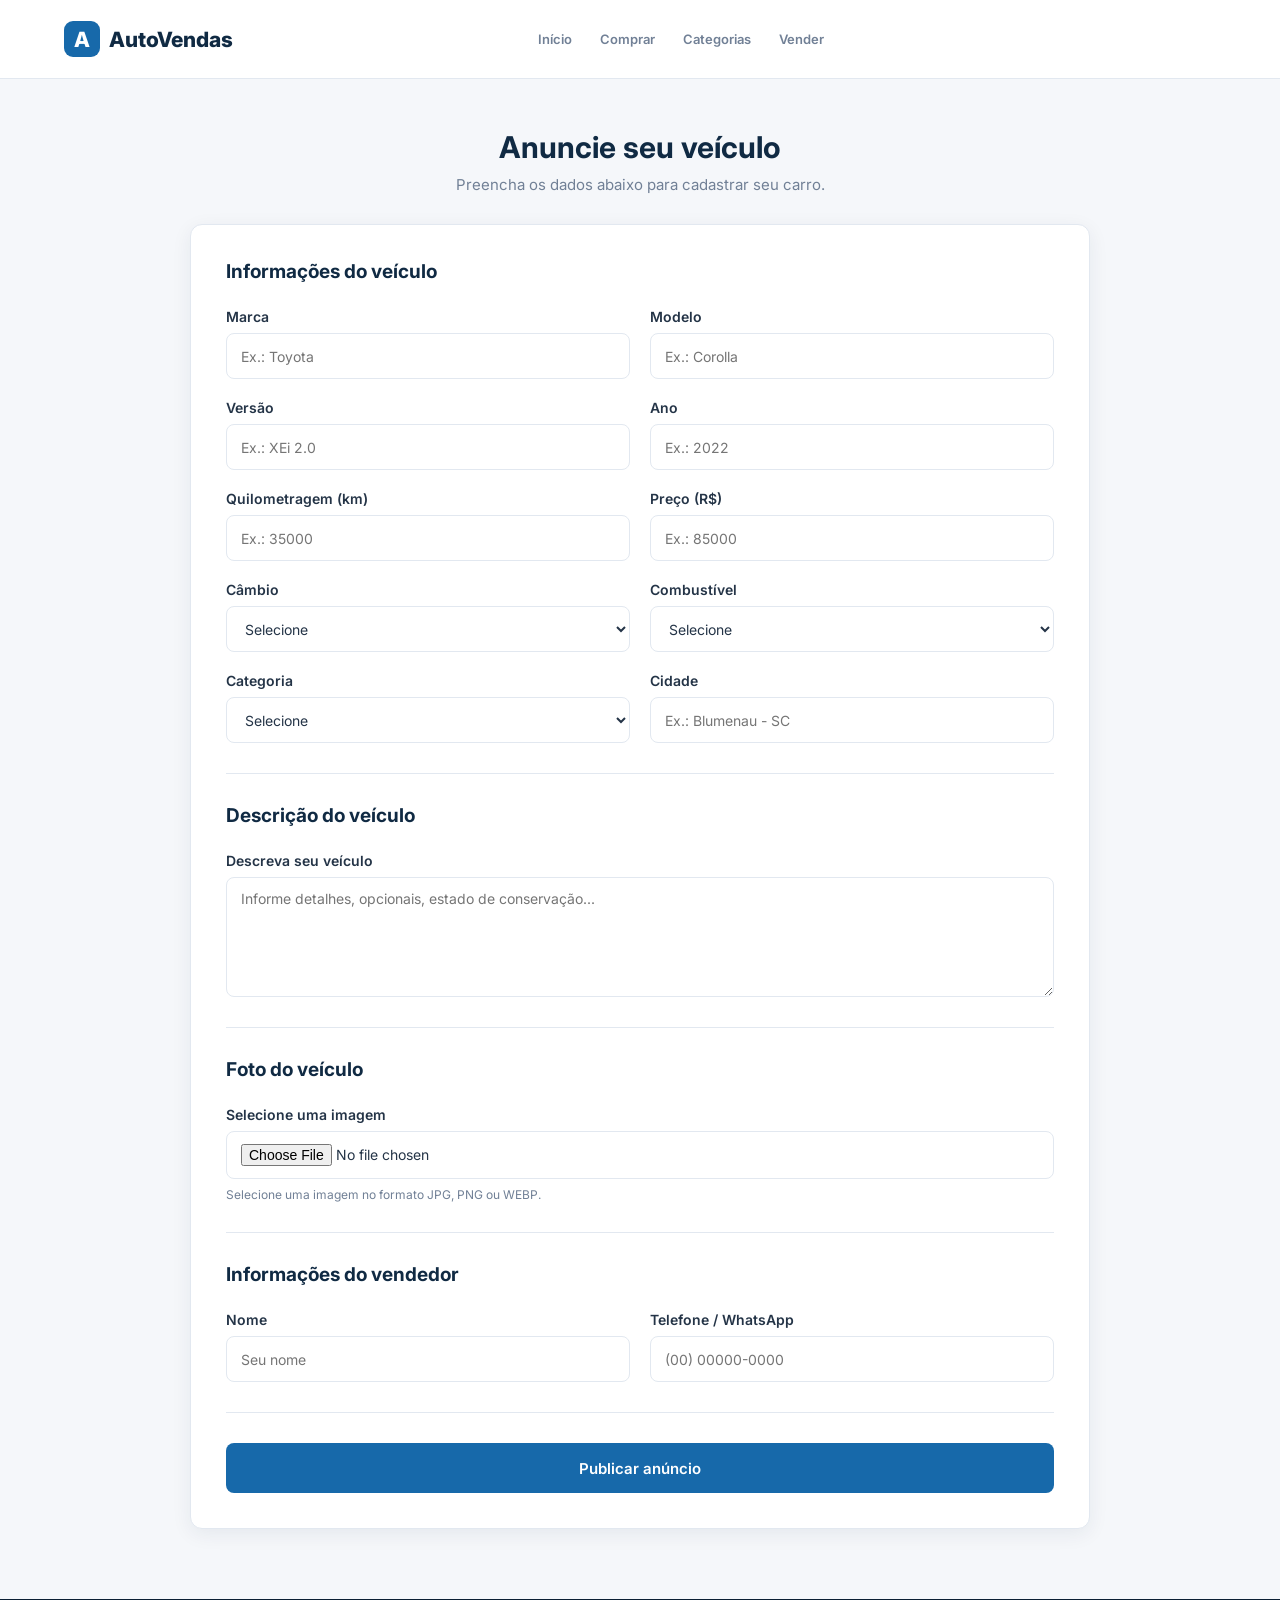
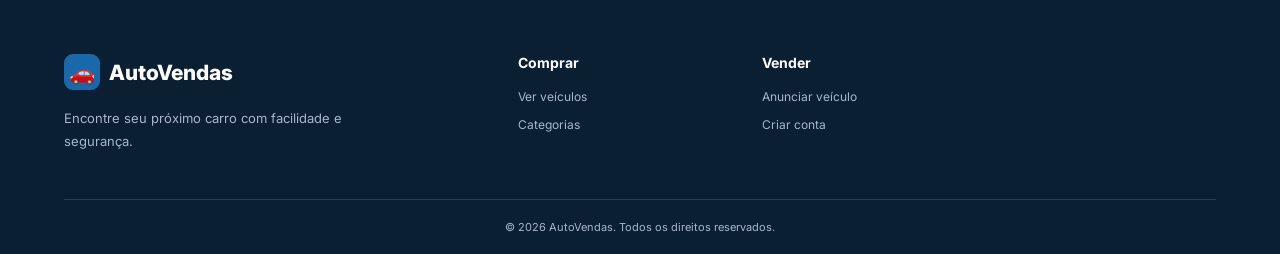
<file: public/pages/anunciar.html>
<!DOCTYPE html>
<html lang="pt-BR">
<head>
    <meta charset="UTF-8">
    <meta name="viewport" content="width=device-width, initial-scale=1.0">

    <title>Anunciar veículo | AutoVendas</title>

    <link rel="stylesheet" href="../css/style.css">
    <link rel="stylesheet" href="../css/anunciar.css">

    <link rel="preconnect" href="https://fonts.googleapis.com">
    <link rel="preconnect" href="https://fonts.gstatic.com" crossorigin>
    <link href="https://fonts.googleapis.com/css2?family=Inter:wght@400;500;600;700;800&display=swap" rel="stylesheet">
</head>
<body>

    <header class="header">
        <div class="container header-content">

            <a href="../index.html" class="logo">
                <span class="logo-icon">A</span>
                <span>AutoVendas</span>
            </a>

            <nav class="nav">
                <a href="../index.html">Início</a>
                <a href="../index.html#veiculos">Comprar</a>
                <a href="../index.html#categorias">Categorias</a>
                <a href="anunciar.html">Vender</a>
            </nav>

            <div class="header-actions">
                <a href="login.html" class="btn btn-outline">Entrar</a>
            </div>

        </div>
    </header>

    <main class="announce-page">

        <div class="container">

            <div class="announce-heading">
                <h1>Anuncie seu veículo</h1>
                <p>Preencha os dados abaixo para cadastrar seu carro.</p>
            </div>

            <form id="announce-form" class="announce-card">

                <section class="announce-section">

                    <h2>Informações do veículo</h2>

                    <div class="announce-grid">

                        <div class="announce-field">
                            <label for="marca">Marca</label>
                            <input
                                type="text"
                                id="marca"
                                name="marca"
                                placeholder="Ex.: Toyota"
                                required
                            >
                        </div>

                        <div class="announce-field">
                            <label for="modelo">Modelo</label>
                            <input
                                type="text"
                                id="modelo"
                                name="modelo"
                                placeholder="Ex.: Corolla"
                                required
                            >
                        </div>

                        <div class="announce-field">
                            <label for="versao">Versão</label>
                            <input
                                type="text"
                                id="versao"
                                name="versao"
                                placeholder="Ex.: XEi 2.0"
                            >
                        </div>

                        <div class="announce-field">
                            <label for="ano">Ano</label>
                            <input
                                type="number"
                                id="ano"
                                name="ano"
                                min="1900"
                                max="2100"
                                placeholder="Ex.: 2022"
                                required
                            >
                        </div>

                        <div class="announce-field">
                            <label for="quilometragem">Quilometragem (km)</label>
                            <input
                                type="number"
                                id="quilometragem"
                                name="quilometragem"
                                min="0"
                                placeholder="Ex.: 35000"
                                required
                            >
                        </div>

                        <div class="announce-field">
                            <label for="preco">Preço (R$)</label>
                            <input
                                type="number"
                                id="preco"
                                name="preco"
                                min="1"
                                step="0.01"
                                placeholder="Ex.: 85000"
                                required
                            >
                        </div>

                        <div class="announce-field">
                            <label for="cambio">Câmbio</label>
                            <select id="cambio" name="cambio" required>
                                <option value="">Selecione</option>
                                <option value="Manual">Manual</option>
                                <option value="Automático">Automático</option>
                                <option value="CVT">CVT</option>
                            </select>
                        </div>

                        <div class="announce-field">
                            <label for="combustivel">Combustível</label>
                            <select id="combustivel" name="combustivel" required>
                                <option value="">Selecione</option>
                                <option value="Flex">Flex</option>
                                <option value="Gasolina">Gasolina</option>
                                <option value="Diesel">Diesel</option>
                                <option value="Etanol">Etanol</option>
                                <option value="Híbrido">Híbrido</option>
                                <option value="Elétrico">Elétrico</option>
                            </select>
                        </div>

                        <div class="announce-field">
                            <label for="categoria">Categoria</label>
                            <select id="categoria" name="categoria" required>
                                <option value="">Selecione</option>
                                <option value="Sedan">Sedan</option>
                                <option value="SUV">SUV</option>
                                <option value="Hatch">Hatch</option>
                                <option value="Picape">Picape</option>
                                <option value="Esportivo">Esportivo</option>
                            </select>
                        </div>

                        <div class="announce-field">
                            <label for="cidade">Cidade</label>
                            <input
                                type="text"
                                id="cidade"
                                name="cidade"
                                placeholder="Ex.: Blumenau - SC"
                                required
                            >
                        </div>

                    </div>

                </section>

                <section class="announce-section">

                    <h2>Descrição do veículo</h2>

                    <div class="announce-field">
                        <label for="descricao">Descreva seu veículo</label>
                        <textarea
                            id="descricao"
                            name="descricao"
                            rows="5"
                            placeholder="Informe detalhes, opcionais, estado de conservação..."
                            required
                        ></textarea>
                    </div>

                </section>

                <section class="announce-section">

                    <h2>Foto do veículo</h2>

                    <div class="announce-field">
                        <label for="imagem">Selecione uma imagem</label>
                        <input
                            type="file"
                            id="imagem"
                            name="imagem"
                            accept="image/*"
                            required
                        >
                        <small>Selecione uma imagem no formato JPG, PNG ou WEBP.</small>
                    </div>

                    <img id="image-preview" class="image-preview" alt="Prévia do veículo">

                </section>

                <section class="announce-section">

                    <h2>Informações do vendedor</h2>

                    <div class="announce-grid">

                        <div class="announce-field">
                            <label for="vendedor-nome">Nome</label>
                            <input
                                type="text"
                                id="vendedor-nome"
                                name="vendedor-nome"
                                placeholder="Seu nome"
                                required
                            >
                        </div>

                        <div class="announce-field">
                            <label for="vendedor-telefone">Telefone / WhatsApp</label>
                            <input
                                type="tel"
                                id="vendedor-telefone"
                                name="vendedor-telefone"
                                placeholder="(00) 00000-0000"
                                required
                            >
                        </div>

                    </div>

                </section>

                <button type="submit" class="btn btn-primary announce-button">
                    Publicar anúncio
                </button>

                <p id="announce-message" class="announce-message" role="status"></p>

            </form>

        </div>

    </main>

    <footer class="footer">
        <div class="container">

            <div class="footer-content">

                <div class="footer-brand">
                    <a href="../index.html" class="logo">
                        <span class="logo-icon">🚗</span>
                        <span>AutoVendas</span>
                    </a>

                    <p>Encontre seu próximo carro com facilidade e segurança.</p>
                </div>

                <div class="footer-column">
                    <h3>Comprar</h3>
                    <a href="../index.html#veiculos">Ver veículos</a>
                    <a href="../index.html#categorias">Categorias</a>
                </div>

                <div class="footer-column">
                    <h3>Vender</h3>
                    <a href="anunciar.html">Anunciar veículo</a>
                    <a href="cadastro.html">Criar conta</a>
                </div>

            </div>

            <div class="footer-bottom">
                <p>© 2026 AutoVendas. Todos os direitos reservados.</p>
            </div>

        </div>
    </footer>

    <script src="../js/anunciar.js"></script>

</body>
</html>
</file>
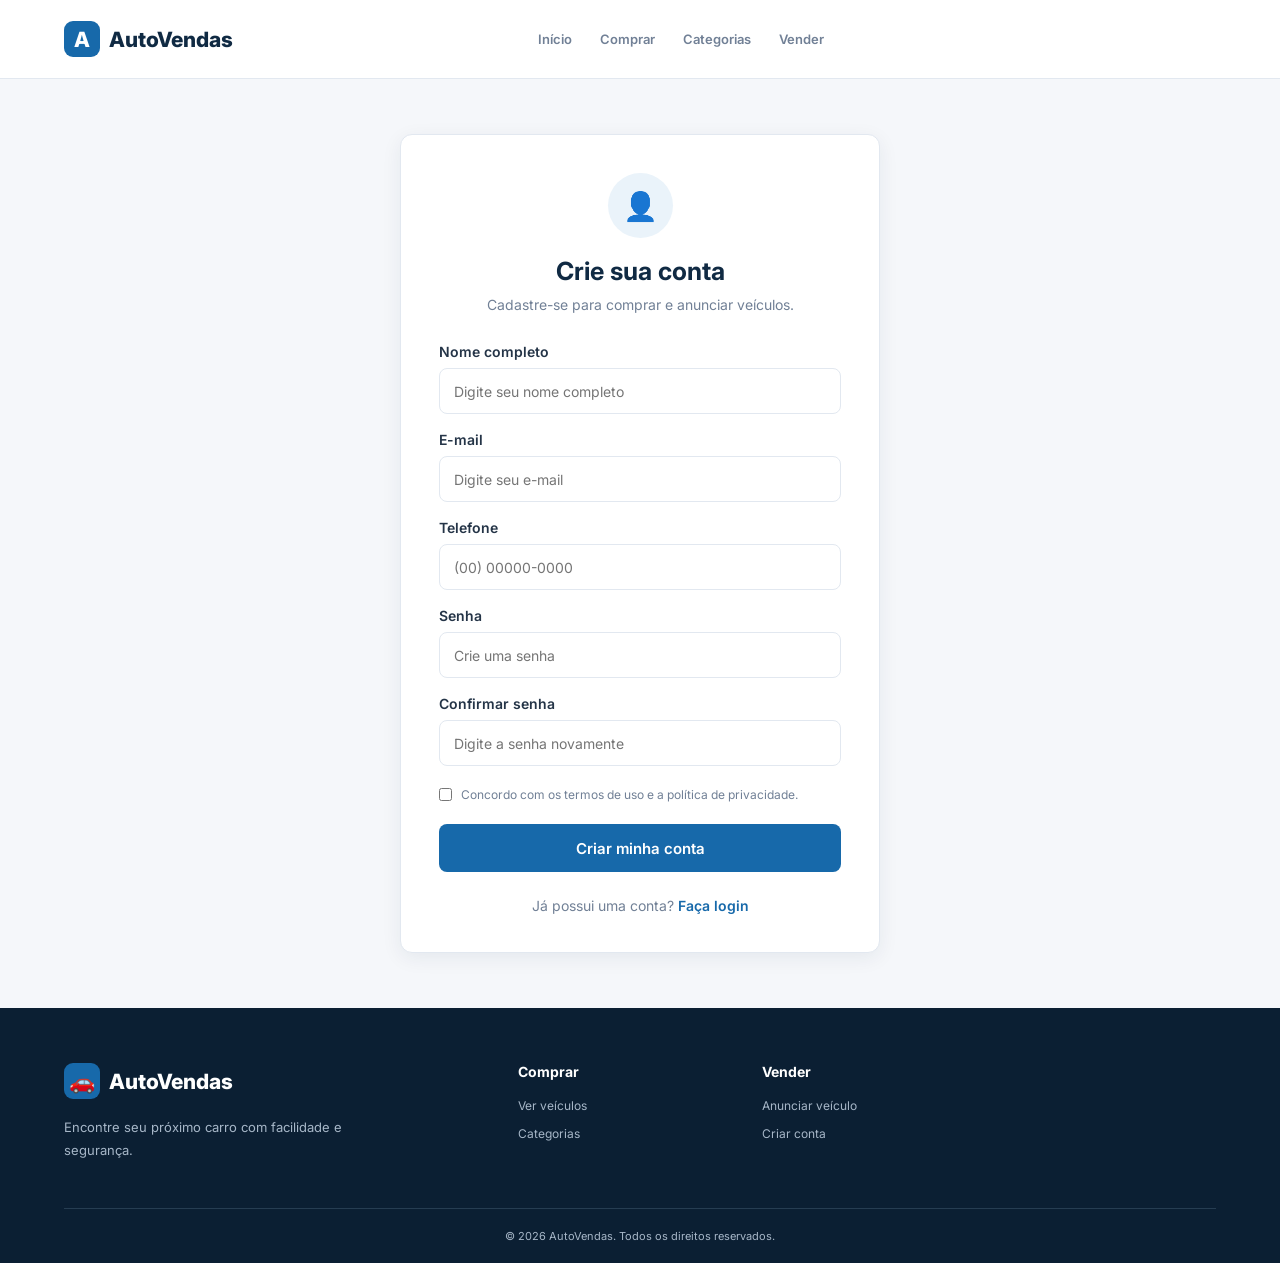
<file: public/pages/cadastro.html>
<!DOCTYPE html>
<html lang="pt-BR">
<head>
    <meta charset="UTF-8">
    <meta name="viewport" content="width=device-width, initial-scale=1.0">

    <title>Criar conta | AutoVendas</title>

    <link rel="stylesheet" href="../css/style.css">
    <link rel="stylesheet" href="../css/cadastro.css">

    <link rel="preconnect" href="https://fonts.googleapis.com">
    <link rel="preconnect" href="https://fonts.gstatic.com" crossorigin>
    <link href="https://fonts.googleapis.com/css2?family=Inter:wght@400;500;600;700;800&display=swap" rel="stylesheet">
</head>
<body>

    <header class="header">
        <div class="container header-content">

            <a href="../index.html" class="logo">
                <span class="logo-icon">A</span>
                <span>AutoVendas</span>
            </a>

            <nav class="nav">
                <a href="../index.html">Início</a>
                <a href="../index.html#veiculos">Comprar</a>
                <a href="../index.html#categorias">Categorias</a>
                <a href="anunciar.html">Vender</a>
            </nav>

            <div class="header-actions">
                <a href="login.html" class="btn btn-outline">Entrar</a>
            </div>

        </div>
    </header>

    <main class="register-page">

        <section class="register-card">

            <div class="register-header">
                <div class="register-icon">👤</div>

                <h1>Crie sua conta</h1>
                <p>Cadastre-se para comprar e anunciar veículos.</p>
            </div>

            <form id="register-form">

                <div class="register-field">
                    <label for="nome">Nome completo</label>
                    <input
                        type="text"
                        id="nome"
                        name="nome"
                        placeholder="Digite seu nome completo"
                        minlength="3"
                        required
                    >
                </div>

                <div class="register-field">
                    <label for="cadastro-email">E-mail</label>
                    <input
                        type="email"
                        id="cadastro-email"
                        name="email"
                        placeholder="Digite seu e-mail"
                        required
                    >
                </div>

                <div class="register-field">
                    <label for="telefone">Telefone</label>
                    <input
                        type="tel"
                        id="telefone"
                        name="telefone"
                        placeholder="(00) 00000-0000"
                        required
                    >
                </div>

                <div class="register-field">
                    <label for="cadastro-senha">Senha</label>
                    <input
                        type="password"
                        id="cadastro-senha"
                        name="senha"
                        placeholder="Crie uma senha"
                        minlength="6"
                        required
                    >
                </div>

                <div class="register-field">
                    <label for="confirmar-senha">Confirmar senha</label>
                    <input
                        type="password"
                        id="confirmar-senha"
                        name="confirmar-senha"
                        placeholder="Digite a senha novamente"
                        minlength="6"
                        required
                    >
                </div>

                <label class="register-terms">
                    <input type="checkbox" id="termos" required>
                    <span>
                        Concordo com os termos de uso e a política de privacidade.
                    </span>
                </label>

                <button type="submit" class="btn btn-primary register-button">
                    Criar minha conta
                </button>

                <p id="register-message" class="register-message" role="status"></p>

            </form>

            <div class="register-login">
                Já possui uma conta?
                <a href="login.html">Faça login</a>
            </div>

        </section>

    </main>

    <footer class="footer">
        <div class="container">

            <div class="footer-content">

                <div class="footer-brand">
                    <a href="../index.html" class="logo">
                        <span class="logo-icon">🚗</span>
                        <span>AutoVendas</span>
                    </a>

                    <p>Encontre seu próximo carro com facilidade e segurança.</p>
                </div>

                <div class="footer-column">
                    <h3>Comprar</h3>
                    <a href="../index.html#veiculos">Ver veículos</a>
                    <a href="../index.html#categorias">Categorias</a>
                </div>

                <div class="footer-column">
                    <h3>Vender</h3>
                    <a href="anunciar.html">Anunciar veículo</a>
                    <a href="cadastro.html">Criar conta</a>
                </div>

            </div>

            <div class="footer-bottom">
                <p>© 2026 AutoVendas. Todos os direitos reservados.</p>
            </div>

        </div>
    </footer>

    <script src="../js/formularios.js"></script>

</body>
</html>
</file>
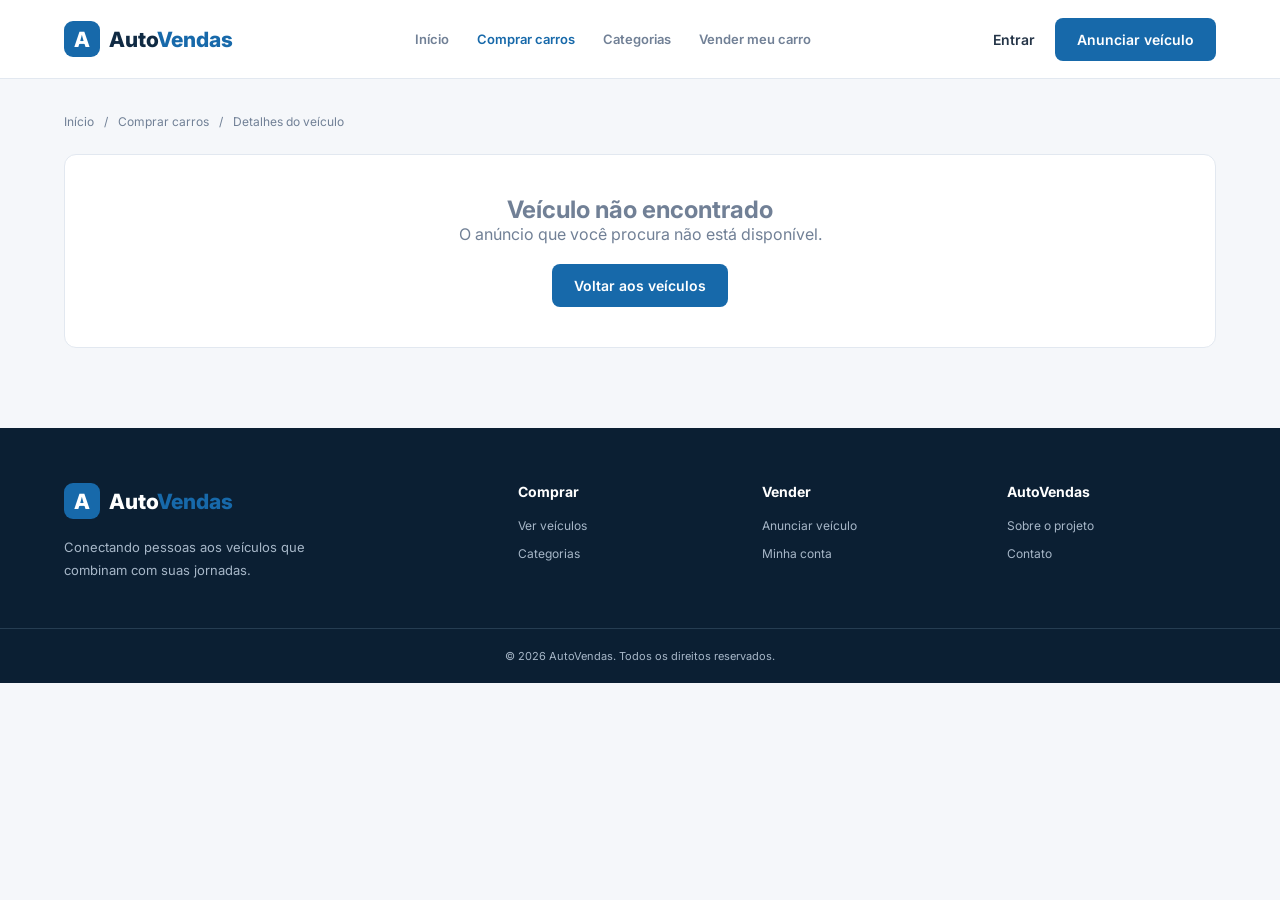
<file: public/pages/detalhes.html>
<!DOCTYPE html>
<html lang="pt-BR">
<head>
    <meta charset="UTF-8">
    <meta name="viewport" content="width=device-width, initial-scale=1.0">

    <meta name="description" content="AutoVendas - Confira os detalhes do veículo.">

    <title>Detalhes do veículo | AutoVendas</title>

    <link rel="preconnect" href="https://fonts.googleapis.com">
    <link rel="preconnect" href="https://fonts.gstatic.com" crossorigin>

    <link href="https://fonts.googleapis.com/css2?family=Inter:wght@400;500;600;700;800&display=swap" rel="stylesheet">

    <link rel="stylesheet" href="../css/style.css">
    <link rel="stylesheet" href="../css/responsivo.css">
<link rel="stylesheet" href="../css/detalhes.css">
</head>

<body>

    <!-- CABEÇALHO -->
    <header class="header">
        <div class="container header-content">

            <a href="../index.html" class="logo">
                <span class="logo-icon">A</span>
                <span>Auto<span>Vendas</span></span>
            </a>

            <nav class="nav" id="nav">
                <a href="../index.html#inicio">Início</a>
                <a href="../index.html#veiculos" class="active">Comprar carros</a>
                <a href="../index.html#categorias">Categorias</a>
                <a href="../index.html#anunciar">Vender meu carro</a>
            </nav>

            <div class="header-actions">
                <a href="login.html" class="login-link">Entrar</a>

                <a href="anunciar.html" class="btn btn-primary">
                    Anunciar veículo
                </a>
            </div>

            <button class="menu-toggle" id="menu-toggle"
                aria-label="Abrir menu" aria-expanded="false">
                ☰
            </button>

        </div>
    </header>


    <main>

        <!-- DETALHES DO VEÍCULO -->
        <section class="detail-section">

            <div class="container">

                <div class="breadcrumb">
                    <a href="../index.html">Início</a>
                    <span>/</span>
                    <a href="../index.html#veiculos">Comprar carros</a>
                    <span>/</span>
                    <span>Detalhes do veículo</span>
                </div>

                <div id="vehicle-detail">

                    <p class="loading-message">
                        Carregando informações do veículo...
                    </p>

                </div>

            </div>

        </section>

    </main>


    <!-- RODAPÉ -->
    <footer class="footer">

        <div class="container footer-content">

            <div class="footer-brand">

                <a href="../index.html" class="logo">
                    <span class="logo-icon">A</span>
                    <span>Auto<span>Vendas</span></span>
                </a>

                <p>
                    Conectando pessoas aos veículos que combinam
                    com suas jornadas.
                </p>

            </div>

            <div class="footer-column">
                <h3>Comprar</h3>
                <a href="../index.html#veiculos">Ver veículos</a>
                <a href="../index.html#categorias">Categorias</a>
            </div>

            <div class="footer-column">
                <h3>Vender</h3>
                <a href="anunciar.html">Anunciar veículo</a>
                <a href="login.html">Minha conta</a>
            </div>

            <div class="footer-column">
                <h3>AutoVendas</h3>
                <a href="../index.html#inicio">Sobre o projeto</a>
                <a href="../index.html#inicio">Contato</a>
            </div>

        </div>

        <div class="footer-bottom">
            <p>© 2026 AutoVendas. Todos os direitos reservados.</p>
        </div>

    </footer>


    <script src="../js/carros.js"></script>
    <script src="../js/detalhes.js"></script>
    <script src="../js/main.js"></script>

</body>
</html>
</file>
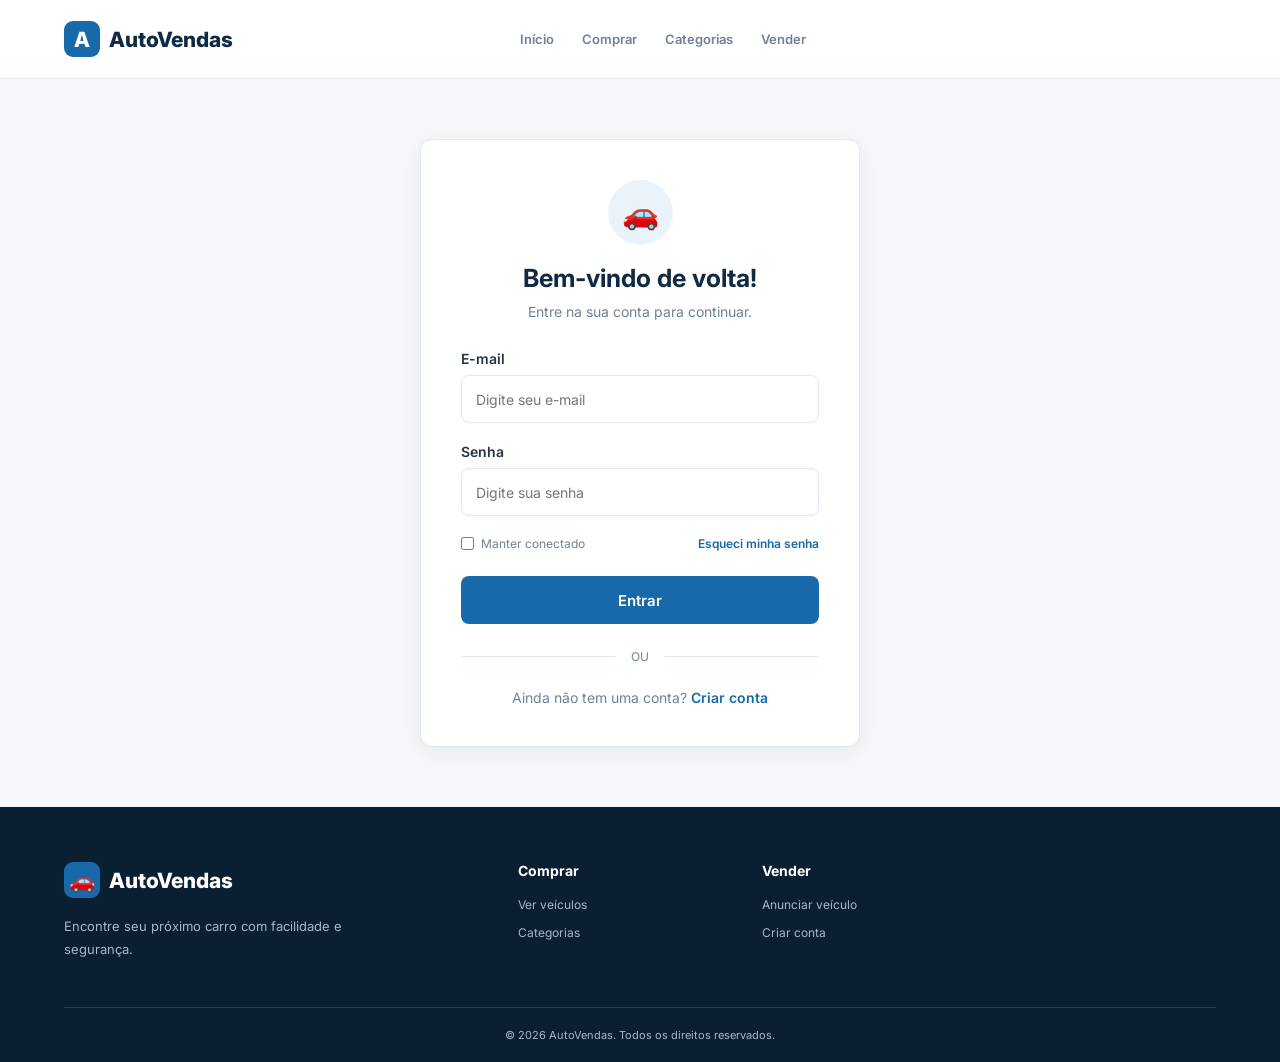
<file: public/pages/login.html>
<!DOCTYPE html>
<html lang="pt-BR">
<head>
    <meta charset="UTF-8">
    <meta name="viewport" content="width=device-width, initial-scale=1.0">
    <title>Entrar | AutoVendas</title>

    <link rel="stylesheet" href="../css/style.css">
    <link rel="stylesheet" href="../css/login.css">

    <link rel="preconnect" href="https://fonts.googleapis.com">
    <link rel="preconnect" href="https://fonts.gstatic.com" crossorigin>
    <link href="https://fonts.googleapis.com/css2?family=Inter:wght@400;500;600;700;800&display=swap" rel="stylesheet">
</head>
<body>

    <!-- Cabeçalho -->
    <header class="header">
        <div class="container header-content">

            <a href="../index.html" class="logo">
                <span class="logo-icon">A</span>
                <span>AutoVendas</span>
            </a>

            <nav class="nav">
                <a href="../index.html">Início</a>
                <a href="../index.html#veiculos">Comprar</a>
                <a href="../index.html#categorias">Categorias</a>
                <a href="anunciar.html">Vender</a>
            </nav>

            <div class="header-actions">
                <a href="cadastro.html" class="btn btn-outline">Criar conta</a>
            </div>

        </div>
    </header>

    <!-- Conteúdo principal -->
    <main class="login-page">

        <section class="login-card">

            <div class="login-header">
                <div class="login-icon">🚗</div>

                <h1>Bem-vindo de volta!</h1>

                <p>Entre na sua conta para continuar.</p>
            </div>

            <form id="login-form">

                <div class="login-field">
                    <label for="email">E-mail</label>

                    <input
                        type="email"
                        id="email"
                        name="email"
                        placeholder="Digite seu e-mail"
                        required
                    >
                </div>

                <div class="login-field">
                    <label for="senha">Senha</label>

                    <input
                        type="password"
                        id="senha"
                        name="senha"
                        placeholder="Digite sua senha"
                        minlength="6"
                        required
                    >
                </div>

                <div class="login-options">

                    <label class="remember-option">
                        <input type="checkbox" id="manter-conectado">
                        <span>Manter conectado</span>
                    </label>

                    <a href="#" id="forgot-password">
                        Esqueci minha senha
                    </a>

                </div>

                <button type="submit" class="btn btn-primary login-button">
                    Entrar
                </button>

                <p id="login-message" class="login-message" role="status"></p>

            </form>

            <div class="login-divider">
                <span>OU</span>
            </div>

            <p class="register-link">
                Ainda não tem uma conta?
                <a href="cadastro.html">Criar conta</a>
            </p>

        </section>

    </main>

    <!-- Rodapé -->
    <footer class="footer">
        <div class="container">

            <div class="footer-content">

                <div class="footer-brand">
                    <a href="../index.html" class="logo">
                        <span class="logo-icon">🚗</span>
                        <span>AutoVendas</span>
                    </a>

                    <p>Encontre seu próximo carro com facilidade e segurança.</p>
                </div>

                <div class="footer-column">
                    <h3>Comprar</h3>
                    <a href="../index.html#veiculos">Ver veículos</a>
                    <a href="../index.html#categorias">Categorias</a>
                </div>

                <div class="footer-column">
                    <h3>Vender</h3>
                    <a href="anunciar.html">Anunciar veículo</a>
                    <a href="cadastro.html">Criar conta</a>
                </div>

            </div>

            <div class="footer-bottom">
                <p>© 2026 AutoVendas. Todos os direitos reservados.</p>
            </div>

        </div>
    </footer>

    <script src="../js/formularios.js"></script>

</body>
</html>
</file>
<file: public/css/style.css>
/* =====================================
   CONFIGURAÇÕES GERAIS
===================================== */

:root {
    --primary: #1769AA;
    --primary-dark: #102A43;
    --secondary: #EAF3FA;
    --background: #F5F7FA;
    --white: #FFFFFF;
    --text: #243447;
    --text-light: #718096;
    --border: #E2E8F0;
    --success: #16A34A;

    --radius: 12px;
    --shadow: 0 5px 20px rgba(16, 42, 67, 0.07);
}

* {
    margin: 0;
    padding: 0;
    box-sizing: border-box;
}

html {
    scroll-behavior: smooth;
}

body {
    font-family: 'Inter', sans-serif;
    background: var(--background);
    color: var(--text);
}

a {
    text-decoration: none;
    color: inherit;
}

button,
input,
select {
    font-family: inherit;
}

button {
    cursor: pointer;
}

.container {
    width: min(1200px, 90%);
    margin: 0 auto;
}

.btn {
    display: inline-flex;
    align-items: center;
    justify-content: center;
    padding: 13px 22px;
    border-radius: 8px;
    font-weight: 600;
    font-size: 14px;
    border: none;
    transition: 0.3s;
}

.btn-primary {
    background: var(--primary);
    color: var(--white);
}

.btn-primary:hover {
    background: #12558C;
    transform: translateY(-2px);
}

.btn-outline {
    border: 1px solid rgba(255,255,255,0.6);
    color: var(--white);
}

.btn-outline:hover {
    background: var(--white);
    color: var(--primary-dark);
}


/* =====================================
   CABEÇALHO
===================================== */

.header {
    background: var(--white);
    border-bottom: 1px solid var(--border);
    position: sticky;
    top: 0;
    z-index: 100;
}

.header-content {
    min-height: 78px;
    display: flex;
    align-items: center;
    justify-content: space-between;
    gap: 25px;
}

.logo {
    display: flex;
    align-items: center;
    gap: 9px;
    font-size: 21px;
    font-weight: 800;
    color: var(--primary-dark);
}

.logo > span:last-child > span {
    color: var(--primary);
}

.logo-icon {
    width: 36px;
    height: 36px;
    background: var(--primary);
    color: white;
    display: grid;
    place-items: center;
    border-radius: 9px;
}

.nav {
    display: flex;
    align-items: center;
    gap: 28px;
}

.nav a {
    font-size: 13px;
    color: var(--text-light);
    font-weight: 600;
    transition: 0.3s;
}

.nav a:hover,
.nav a.active {
    color: var(--primary);
}

.header-actions {
    display: flex;
    align-items: center;
    gap: 20px;
}

.login-link {
    font-size: 14px;
    font-weight: 600;
}

.menu-toggle {
    display: none;
    border: none;
    background: none;
    font-size: 27px;
    color: var(--primary-dark);
}


/* =====================================
   BANNER PRINCIPAL
===================================== */

.hero {
    background: linear-gradient(120deg, #102A43, #174D78);
    color: white;
    overflow: hidden;
}

.hero-content {
    min-height: 450px;
    display: grid;
    grid-template-columns: 1fr 1fr;
    align-items: center;
    gap: 35px;
    padding-top: 45px;
    padding-bottom: 45px;
}

.hero-tag,
.section-tag {
    display: inline-block;
    font-size: 11px;
    font-weight: 800;
    letter-spacing: 1.5px;
    margin-bottom: 16px;
    color: #64B5F6;
}

.hero-text h1 {
    font-size: clamp(34px, 4vw, 49px);
    line-height: 1.2;
    margin-bottom: 20px;
    max-width: 550px;
}

.hero-text h1 span {
    color: #64B5F6;
}

.hero-text p {
    color: #D5E4F0;
    line-height: 1.8;
    max-width: 470px;
    font-size: 15px;
}

.hero-buttons {
    display: flex;
    gap: 12px;
    margin-top: 28px;
}

.hero-image {
    height: 340px;
    border-radius: 18px;
    overflow: hidden;
    box-shadow: 0 20px 50px rgba(0,0,0,0.25);
}

.hero-image img {
    width: 100%;
    height: 100%;
    object-fit: cover;
}


/* =====================================
   PESQUISA
===================================== */

.search-section {
    margin-top: -35px;
    position: relative;
    z-index: 2;
}

.search-box {
    background: white;
    padding: 30px;
    border-radius: var(--radius);
    box-shadow: var(--shadow);
}

.search-title h2 {
    font-size: 21px;
    color: var(--primary-dark);
}

.search-title p {
    font-size: 13px;
    color: var(--text-light);
    margin-top: 7px;
}

.search-form {
    display: grid;
    grid-template-columns: 1fr 1fr 1fr auto;
    gap: 15px;
    margin-top: 25px;
    align-items: end;
}

.form-group {
    display: flex;
    flex-direction: column;
    gap: 9px;
}

.form-group label {
    font-size: 12px;
    font-weight: 700;
}

.form-group input,
.form-group select {
    width: 100%;
    height: 46px;
    padding: 0 12px;
    border: 1px solid var(--border);
    border-radius: 7px;
    background: white;
    outline: none;
    color: var(--text);
    font-size: 13px;
}

.form-group input:focus,
.form-group select:focus {
    border-color: var(--primary);
}

.search-button {
    height: 46px;
}


/* =====================================
   SEÇÕES
===================================== */

.categories-section,
.vehicles-section {
    padding: 75px 0 35px;
}

.section-header {
    display: flex;
    justify-content: space-between;
    align-items: center;
    margin-bottom: 28px;
}

.section-header .section-tag {
    color: var(--primary);
    margin-bottom: 9px;
}

.section-header h2 {
    font-size: 27px;
    color: var(--primary-dark);
}

.section-header p {
    color: var(--text-light);
    font-size: 13px;
    margin-top: 8px;
}

.view-all {
    color: var(--primary);
    font-size: 13px;
    font-weight: 700;
}


/* =====================================
   CATEGORIAS
===================================== */

.categories-grid {
    display: grid;
    grid-template-columns: repeat(4, 1fr);
    gap: 18px;
}

.category-card {
    padding: 25px 18px;
    background: white;
    border: 1px solid var(--border);
    border-radius: var(--radius);
    transition: 0.3s;
}

.category-card:hover {
    transform: translateY(-5px);
    box-shadow: var(--shadow);
    border-color: var(--primary);
}

.category-icon {
    font-size: 32px;
    display: block;
    margin-bottom: 15px;
}

.category-card h3 {
    color: var(--primary-dark);
    font-size: 16px;
}

.category-card p {
    color: var(--text-light);
    font-size: 12px;
    margin-top: 7px;
}


/* =====================================
   VEÍCULOS
===================================== */

.vehicles-section {
    padding-top: 55px;
    padding-bottom: 85px;
}

.vehicles-grid {
    display: grid;
    grid-template-columns: repeat(3, 1fr);
    gap: 22px;
}

.vehicle-card {
    background: white;
    border: 1px solid var(--border);
    border-radius: var(--radius);
    overflow: hidden;
    transition: 0.3s;
}

.vehicle-card:hover {
    transform: translateY(-5px);
    box-shadow: var(--shadow);
}

.vehicle-image {
    position: relative;
    height: 210px;
    overflow: hidden;
}

.vehicle-image img {
    width: 100%;
    height: 100%;
    object-fit: cover;
    transition: 0.4s;
}

.vehicle-card:hover .vehicle-image img {
    transform: scale(1.05);
}

.vehicle-badge {
    position: absolute;
    top: 13px;
    left: 13px;
    padding: 6px 10px;
    background: var(--primary);
    color: white;
    font-size: 10px;
    font-weight: 700;
    border-radius: 5px;
}

.favorite-btn {
    position: absolute;
    top: 12px;
    right: 12px;
    width: 36px;
    height: 36px;
    border: none;
    background: white;
    border-radius: 50%;
    font-size: 20px;
    color: #64748B;
    display: grid;
    place-items: center;
}

.favorite-btn.active {
    color: #E11D48;
}

.vehicle-info {
    padding: 19px;
}

.vehicle-info h3 {
    font-size: 17px;
    color: var(--primary-dark);
    margin-bottom: 7px;
}

.vehicle-version {
    font-size: 12px;
    color: var(--text-light);
}

.vehicle-details {
    display: flex;
    flex-wrap: wrap;
    gap: 12px;
    padding: 17px 0;
    border-bottom: 1px solid var(--border);
}

.vehicle-details span {
    font-size: 11px;
    color: var(--text-light);
}

.vehicle-price {
    display: flex;
    justify-content: space-between;
    align-items: center;
    margin-top: 17px;
}

.vehicle-price strong {
    color: var(--primary);
    font-size: 20px;
}

.vehicle-price a {
    font-size: 12px;
    font-weight: 700;
    color: var(--primary);
}

.empty-message {
    text-align: center;
    color: var(--text-light);
    padding: 40px 10px;
}


/* =====================================
   ANUNCIAR
===================================== */

.sell-section {
    background: var(--primary-dark);
    color: white;
    padding: 65px 0;
}

.sell-content {
    display: flex;
    justify-content: space-between;
    align-items: center;
    gap: 30px;
}

.sell-content h2 {
    font-size: 30px;
    max-width: 560px;
    line-height: 1.3;
}

.sell-content p {
    color: #CBD5E1;
    font-size: 14px;
    line-height: 1.8;
    max-width: 540px;
    margin: 15px 0 25px;
}

.sell-icon {
    font-size: 100px;
    opacity: 0.9;
}

.btn-light {
    background: white;
    color: var(--primary-dark);
}

.btn-light:hover {
    background: #EAF3FA;
}


/* =====================================
   RODAPÉ
===================================== */

.footer {
    background: #0B1F33;
    color: white;
    padding-top: 55px;
}

.footer-content {
    display: grid;
    grid-template-columns: 2fr 1fr 1fr 1fr;
    gap: 35px;
    padding-bottom: 45px;
}

.footer-brand .logo {
    color: white;
}

.footer-brand p {
    color: #A7B7C8;
    font-size: 13px;
    line-height: 1.8;
    max-width: 280px;
    margin-top: 17px;
}

.footer-column {
    display: flex;
    flex-direction: column;
    gap: 13px;
}

.footer-column h3 {
    font-size: 14px;
    margin-bottom: 5px;
}

.footer-column a {
    font-size: 12px;
    color: #A7B7C8;
    transition: 0.3s;
}

.footer-column a:hover {
    color: white;
}

.footer-bottom {
    border-top: 1px solid #263D52;
    text-align: center;
    padding: 20px;
}

.footer-bottom p {
    color: #A7B7C8;
    font-size: 11px;
}
</file>
<file: public/css/anunciar.css>
/* Página de anúncio */

.announce-page {
    padding: 50px 0 70px;
    background: var(--background);
}

.announce-heading {
    margin-bottom: 30px;
    text-align: center;
}

.announce-heading h1 {
    margin-bottom: 10px;
    color: var(--primary-dark);
    font-size: 30px;
}

.announce-heading p {
    color: var(--text-light);
    font-size: 15px;
}

.announce-card {
    max-width: 900px;
    margin: 0 auto;
    padding: 35px;
    background: var(--white);
    border: 1px solid var(--border);
    border-radius: var(--radius);
    box-shadow: var(--shadow);
}

.announce-section {
    padding-bottom: 30px;
    margin-bottom: 30px;
    border-bottom: 1px solid var(--border);
}

.announce-section h2 {
    margin-bottom: 25px;
    color: var(--primary-dark);
    font-size: 19px;
}

.announce-grid {
    display: grid;
    grid-template-columns: repeat(2, minmax(0, 1fr));
    gap: 20px;
}

.announce-field {
    display: flex;
    flex-direction: column;
    gap: 8px;
}

.announce-field label {
    color: var(--text);
    font-size: 14px;
    font-weight: 600;
}

.announce-field input,
.announce-field select,
.announce-field textarea {
    width: 100%;
    min-height: 46px;
    padding: 12px 14px;
    border: 1px solid var(--border);
    border-radius: 8px;
    outline: none;
    background: var(--white);
    color: var(--text);
    font-family: inherit;
    font-size: 14px;
}

.announce-field textarea {
    resize: vertical;
    min-height: 120px;
}

.announce-field input:focus,
.announce-field select:focus,
.announce-field textarea:focus {
    border-color: var(--primary);
    box-shadow: 0 0 0 3px rgba(23, 105, 170, 0.12);
}

.announce-field small {
    color: var(--text-light);
    font-size: 12px;
}

.image-preview {
    display: none;
    width: 100%;
    max-width: 350px;
    max-height: 220px;
    margin-top: 20px;
    object-fit: cover;
    border-radius: 8px;
    border: 1px solid var(--border);
}

.image-preview.visible {
    display: block;
}

.announce-button {
    width: 100%;
    min-height: 50px;
    cursor: pointer;
    font-size: 15px;
    font-weight: 600;
}

.announce-message {
    display: none;
    margin-top: 18px;
    padding: 14px;
    border-radius: 8px;
    font-size: 13px;
    line-height: 1.5;
}

.announce-message.visible {
    display: block;
    color: #854D0E;
    background: #FEF9C3;
    border: 1px solid #FDE68A;
}

@media (max-width: 650px) {
    .announce-page {
        padding: 30px 0 45px;
    }

    .announce-heading h1 {
        font-size: 24px;
    }

    .announce-card {
        padding: 22px 17px;
    }

    .announce-grid {
        grid-template-columns: 1fr;
    }

    .announce-section h2 {
        font-size: 17px;
    }
}
</file>
<file: public/css/cadastro.css>
/* Página de cadastro */

.register-page {
    min-height: 75vh;
    display: flex;
    align-items: center;
    justify-content: center;
    padding: 55px 20px;
    background: var(--background);
}

.register-card {
    width: 100%;
    max-width: 480px;
    padding: 38px;
    background: var(--white);
    border: 1px solid var(--border);
    border-radius: var(--radius);
    box-shadow: var(--shadow);
}

.register-header {
    text-align: center;
    margin-bottom: 30px;
}

.register-icon {
    width: 65px;
    height: 65px;
    display: flex;
    align-items: center;
    justify-content: center;
    margin: 0 auto 18px;
    border-radius: 50%;
    background: var(--secondary);
    font-size: 28px;
}

.register-header h1 {
    color: var(--primary-dark);
    font-size: 25px;
    margin-bottom: 10px;
}

.register-header p {
    color: var(--text-light);
    font-size: 14px;
}

.register-field {
    display: flex;
    flex-direction: column;
    gap: 8px;
    margin-bottom: 17px;
}

.register-field label {
    color: var(--text);
    font-size: 14px;
    font-weight: 600;
}

.register-field input {
    width: 100%;
    height: 46px;
    padding: 0 14px;
    border: 1px solid var(--border);
    border-radius: 8px;
    outline: none;
    font-family: inherit;
    font-size: 14px;
}

.register-field input:focus {
    border-color: var(--primary);
    box-shadow: 0 0 0 3px rgba(23, 105, 170, 0.12);
}

.register-terms {
    display: flex;
    align-items: flex-start;
    gap: 9px;
    margin: 20px 0;
    color: var(--text-light);
    font-size: 12px;
    line-height: 1.5;
    cursor: pointer;
}

.register-terms input {
    margin-top: 2px;
    accent-color: var(--primary);
}

.register-button {
    width: 100%;
    min-height: 48px;
    cursor: pointer;
    font-size: 15px;
    font-weight: 600;
}

.register-message {
    display: none;
    margin-top: 15px;
    padding: 12px;
    border-radius: 8px;
    font-size: 13px;
    line-height: 1.5;
}

.register-message.visible {
    display: block;
    color: #854D0E;
    background: #FEF9C3;
    border: 1px solid #FDE68A;
}

.register-login {
    margin-top: 25px;
    text-align: center;
    color: var(--text-light);
    font-size: 14px;
}

.register-login a {
    color: var(--primary);
    font-weight: 600;
    text-decoration: none;
}

.register-login a:hover {
    text-decoration: underline;
}

@media (max-width: 480px) {
    .register-page {
        padding: 30px 15px;
    }

    .register-card {
        padding: 25px 20px;
    }
}
</file>
<file: public/css/responsivo.css>
/* TABLETS */

@media (max-width: 992px) {

    .nav {
        gap: 15px;
    }

    .nav a {
        font-size: 11px;
    }

    .header-actions {
        gap: 10px;
    }

    .header-actions .btn {
        padding: 11px 13px;
        font-size: 12px;
    }

    .hero-content {
        gap: 20px;
    }

    .hero-image {
        height: 280px;
    }

    .search-form {
        grid-template-columns: repeat(2, 1fr);
    }

    .categories-grid {
        grid-template-columns: repeat(2, 1fr);
    }

    .vehicles-grid {
        grid-template-columns: repeat(2, 1fr);
    }

    .footer-content {
        grid-template-columns: repeat(2, 1fr);
    }
}


/* CELULARES */

@media (max-width: 650px) {

    .header-content {
        min-height: 70px;
    }

    .header-actions {
        display: none;
    }

    .menu-toggle {
        display: block;
    }

    .nav {
        display: none;
        position: absolute;
        top: 70px;
        left: 0;
        width: 100%;
        background: white;
        padding: 20px 5%;
        flex-direction: column;
        align-items: flex-start;
        box-shadow: var(--shadow);
    }

    .nav.open {
        display: flex;
    }

    .nav a {
        font-size: 14px;
        padding: 7px 0;
    }

    .hero-content {
        grid-template-columns: 1fr;
        padding-top: 55px;
        padding-bottom: 55px;
    }

    .hero-text h1 {
        font-size: 35px;
    }

    .hero-image {
        height: 220px;
    }

    .hero-buttons {
        flex-wrap: wrap;
    }

    .search-section {
        margin-top: -20px;
    }

    .search-box {
        padding: 20px;
    }

    .search-form {
        grid-template-columns: 1fr;
    }

    .search-button {
        width: 100%;
    }

    .categories-section,
    .vehicles-section {
        padding-top: 50px;
    }

    .section-header h2 {
        font-size: 22px;
    }

    .section-header {
        gap: 15px;
    }

    .categories-grid {
        gap: 10px;
    }

    .category-card {
        padding: 18px 12px;
    }

    .vehicles-grid {
        grid-template-columns: 1fr;
    }

    .vehicle-image {
        height: 230px;
    }

    .sell-content {
        flex-direction: column;
        align-items: flex-start;
    }

    .sell-content h2 {
        font-size: 25px;
    }

    .sell-icon {
        display: none;
    }

    .footer-content {
        grid-template-columns: 1fr 1fr;
        gap: 30px 20px;
    }

    .footer-brand {
        grid-column: 1 / -1;
    }
}


/* CELULARES PEQUENOS */

@media (max-width: 380px) {

    .categories-grid {
        grid-template-columns: 1fr;
    }

    .section-header {
        flex-direction: column;
        align-items: flex-start;
    }

    .hero-text h1 {
        font-size: 30px;
    }

}
</file>
<file: public/css/detalhes.css>
/* =====================================
   DETALHES DO VEÍCULO
   AUTOVENDAS
===================================== */

.detail-section {
    padding: 35px 0 80px;
}


/* =====================================
   NAVEGAÇÃO
===================================== */

.breadcrumb {
    display: flex;
    align-items: center;
    flex-wrap: wrap;
    gap: 10px;
    margin-bottom: 25px;
    font-size: 12px;
    color: var(--text-light);
}

.breadcrumb a:hover {
    color: var(--primary);
}


/* =====================================
   CABEÇALHO DO VEÍCULO
===================================== */

.detail-heading {
    display: flex;
    justify-content: space-between;
    align-items: flex-start;
    gap: 20px;
    margin-bottom: 25px;
}

.detail-heading h1 {
    color: var(--primary-dark);
    font-size: 29px;
    margin-bottom: 9px;
}

.detail-heading p {
    color: var(--text-light);
    font-size: 13px;
}

.detail-actions {
    display: flex;
    gap: 10px;
}

.detail-action-btn {
    padding: 10px 15px;
    background: var(--white);
    border: 1px solid var(--border);
    border-radius: 8px;
    color: var(--text);
    font-size: 13px;
    font-weight: 600;
    transition: 0.3s;
}

.detail-action-btn:hover {
    border-color: var(--primary);
    color: var(--primary);
}

.detail-action-btn.active {
    color: #E11D48;
}


/* =====================================
   GALERIA DE IMAGENS
===================================== */

.detail-gallery {
    background: var(--white);
    border: 1px solid var(--border);
    border-radius: var(--radius);
    padding: 15px;
    box-shadow: var(--shadow);
    margin-bottom: 25px;
}

.detail-main-image {
    position: relative;
    height: 440px;
    border-radius: 9px;
    overflow: hidden;
    background: var(--secondary);
}

.detail-main-image img {
    width: 100%;
    height: 100%;
    object-fit: cover;
}

.gallery-counter {
    position: absolute;
    right: 15px;
    bottom: 15px;
    background: rgba(16, 42, 67, 0.85);
    color: var(--white);
    padding: 8px 12px;
    border-radius: 6px;
    font-size: 12px;
}

.detail-thumbnails {
    display: flex;
    gap: 12px;
    margin-top: 15px;
    overflow-x: auto;
}

.detail-thumbnail {
    width: 105px;
    height: 75px;
    flex-shrink: 0;
    border: 2px solid transparent;
    border-radius: 7px;
    overflow: hidden;
    cursor: pointer;
    background: none;
    padding: 0;
}

.detail-thumbnail.active {
    border-color: var(--primary);
}

.detail-thumbnail img {
    width: 100%;
    height: 100%;
    object-fit: cover;
}


/* =====================================
   CONTEÚDO PRINCIPAL
===================================== */

.detail-content-grid {
    display: grid;
    grid-template-columns: 1fr 350px;
    gap: 25px;
    align-items: start;
}

.detail-main-content {
    display: flex;
    flex-direction: column;
    gap: 20px;
}

.detail-card {
    background: var(--white);
    border: 1px solid var(--border);
    border-radius: var(--radius);
    padding: 25px;
    box-shadow: var(--shadow);
}

.detail-card h2 {
    color: var(--primary-dark);
    font-size: 19px;
    margin-bottom: 20px;
}


/* =====================================
   FICHA TÉCNICA
===================================== */

.specifications-grid {
    display: grid;
    grid-template-columns: repeat(3, 1fr);
    gap: 20px;
}

.specification-item {
    display: flex;
    flex-direction: column;
    gap: 7px;
}

.specification-item span {
    font-size: 11px;
    color: var(--text-light);
}

.specification-item strong {
    font-size: 14px;
    color: var(--primary-dark);
}


/* =====================================
   DESCRIÇÃO
===================================== */

.detail-description {
    color: var(--text-light);
    font-size: 13px;
    line-height: 1.9;
}


/* =====================================
   PAINEL DO VENDEDOR
===================================== */

.seller-panel {
    background: var(--white);
    border: 1px solid var(--border);
    border-radius: var(--radius);
    padding: 25px;
    box-shadow: var(--shadow);
    position: sticky;
    top: 100px;
}

.seller-price {
    color: var(--primary);
    font-size: 28px;
    font-weight: 800;
    margin-bottom: 22px;
}

.seller-information {
    display: flex;
    align-items: center;
    gap: 12px;
    padding: 18px 0;
    border-top: 1px solid var(--border);
    border-bottom: 1px solid var(--border);
}

.seller-avatar {
    width: 45px;
    height: 45px;
    background: var(--secondary);
    color: var(--primary);
    display: grid;
    place-items: center;
    border-radius: 50%;
    font-size: 19px;
    font-weight: 800;
}

.seller-information h3 {
    font-size: 14px;
    color: var(--primary-dark);
}

.seller-information p {
    font-size: 11px;
    color: var(--text-light);
    margin-top: 5px;
}

.seller-contact {
    display: flex;
    flex-direction: column;
    gap: 12px;
    margin-top: 20px;
}

.seller-contact .btn {
    width: 100%;
}

.whatsapp-btn {
    background: var(--success);
    color: var(--white);
}

.whatsapp-btn:hover {
    background: #15803D;
}

.seller-note {
    color: var(--text-light);
    font-size: 11px;
    line-height: 1.7;
    margin-top: 18px;
}


/* =====================================
   VEÍCULOS RELACIONADOS
===================================== */

.related-section {
    margin-top: 65px;
}

.related-section h2 {
    color: var(--primary-dark);
    font-size: 25px;
    margin-bottom: 25px;
}

.related-grid {
    display: grid;
    grid-template-columns: repeat(3, 1fr);
    gap: 22px;
}


/* =====================================
   MENSAGENS
===================================== */

.loading-message,
.error-message {
    background: var(--white);
    border: 1px solid var(--border);
    border-radius: var(--radius);
    padding: 40px;
    text-align: center;
    color: var(--text-light);
}


/* =====================================
   RESPONSIVIDADE
===================================== */

@media (max-width: 850px) {

    .detail-content-grid {
        grid-template-columns: 1fr;
    }

    .seller-panel {
        position: static;
    }

    .detail-main-image {
        height: 350px;
    }

}

@media (max-width: 650px) {

    .detail-section {
        padding-top: 25px;
    }

    .detail-heading {
        flex-direction: column;
    }

    .detail-heading h1 {
        font-size: 23px;
    }

    .detail-actions {
        width: 100%;
    }

    .detail-action-btn {
        flex: 1;
    }

    .detail-main-image {
        height: 250px;
    }

    .detail-card,
    .seller-panel {
        padding: 18px;
    }

    .specifications-grid {
        grid-template-columns: repeat(2, 1fr);
    }

    .related-grid {
        grid-template-columns: 1fr;
    }

}
</file>
<file: public/css/login.css>
/* Página de login */

.login-page {
    min-height: 70vh;
    display: flex;
    align-items: center;
    justify-content: center;
    padding: 60px 20px;
    background: var(--background);
}

.login-card {
    width: 100%;
    max-width: 440px;
    padding: 40px;
    background: var(--white);
    border: 1px solid var(--border);
    border-radius: var(--radius);
    box-shadow: var(--shadow);
}

.login-header {
    text-align: center;
    margin-bottom: 30px;
}

.login-icon {
    width: 65px;
    height: 65px;
    display: flex;
    align-items: center;
    justify-content: center;
    margin: 0 auto 18px;
    background: var(--secondary);
    border-radius: 50%;
    font-size: 30px;
}

.login-header h1 {
    color: var(--primary-dark);
    font-size: 25px;
    margin-bottom: 10px;
}

.login-header p {
    color: var(--text-light);
    font-size: 14px;
}

/* Campos */

.login-field {
    display: flex;
    flex-direction: column;
    gap: 8px;
    margin-bottom: 20px;
}

.login-field label {
    color: var(--text);
    font-size: 14px;
    font-weight: 600;
}

.login-field input {
    width: 100%;
    height: 48px;
    padding: 0 14px;
    border: 1px solid var(--border);
    border-radius: 8px;
    outline: none;
    font-family: inherit;
    font-size: 14px;
    transition: border 0.2s, box-shadow 0.2s;
}

.login-field input:focus {
    border-color: var(--primary);
    box-shadow: 0 0 0 3px rgba(23, 105, 170, 0.12);
}

/* Opções */

.login-options {
    display: flex;
    align-items: center;
    justify-content: space-between;
    gap: 10px;
    margin: 5px 0 25px;
    font-size: 12px;
}

.remember-option {
    display: flex;
    align-items: center;
    gap: 7px;
    color: var(--text-light);
    cursor: pointer;
}

.remember-option input {
    accent-color: var(--primary);
}

.login-options a,
.register-link a {
    color: var(--primary);
    font-weight: 600;
    text-decoration: none;
}

.login-options a:hover,
.register-link a:hover {
    text-decoration: underline;
}

/* Botão */

.login-button {
    width: 100%;
    min-height: 48px;
    cursor: pointer;
    font-size: 15px;
    font-weight: 600;
}

/* Mensagem */

.login-message {
    display: none;
    margin-top: 15px;
    padding: 12px;
    border-radius: 8px;
    font-size: 13px;
    line-height: 1.5;
}

.login-message.visible {
    display: block;
    color: #854D0E;
    background: #FEF9C3;
    border: 1px solid #FDE68A;
}

/* Separador */

.login-divider {
    display: flex;
    align-items: center;
    gap: 15px;
    margin: 25px 0;
    color: var(--text-light);
    font-size: 12px;
}

.login-divider::before,
.login-divider::after {
    content: "";
    flex: 1;
    height: 1px;
    background: var(--border);
}

.register-link {
    color: var(--text-light);
    text-align: center;
    font-size: 14px;
}

/* Responsividade */

@media (max-width: 480px) {
    .login-page {
        padding: 35px 15px;
    }

    .login-card {
        padding: 28px 20px;
    }

    .login-header h1 {
        font-size: 22px;
    }

    .login-options {
        align-items: flex-start;
        flex-direction: column;
    }
}
</file>
